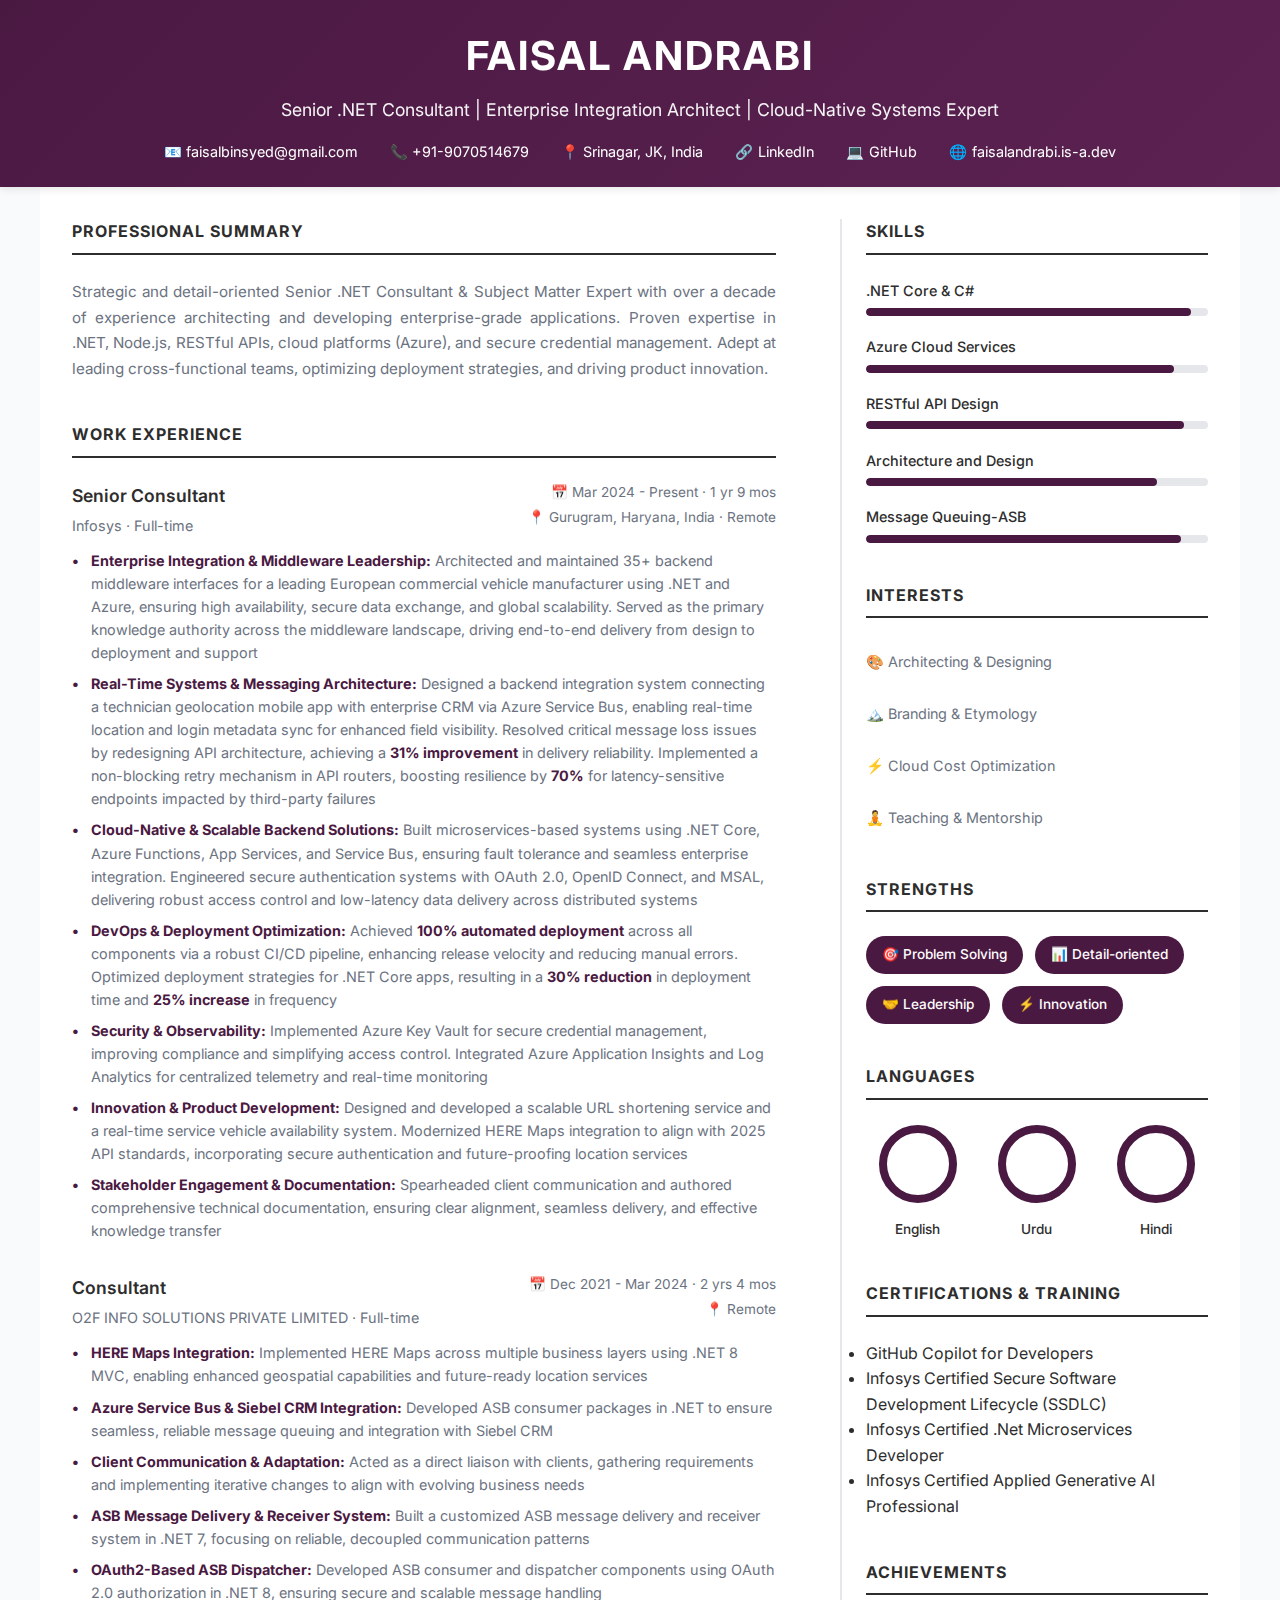
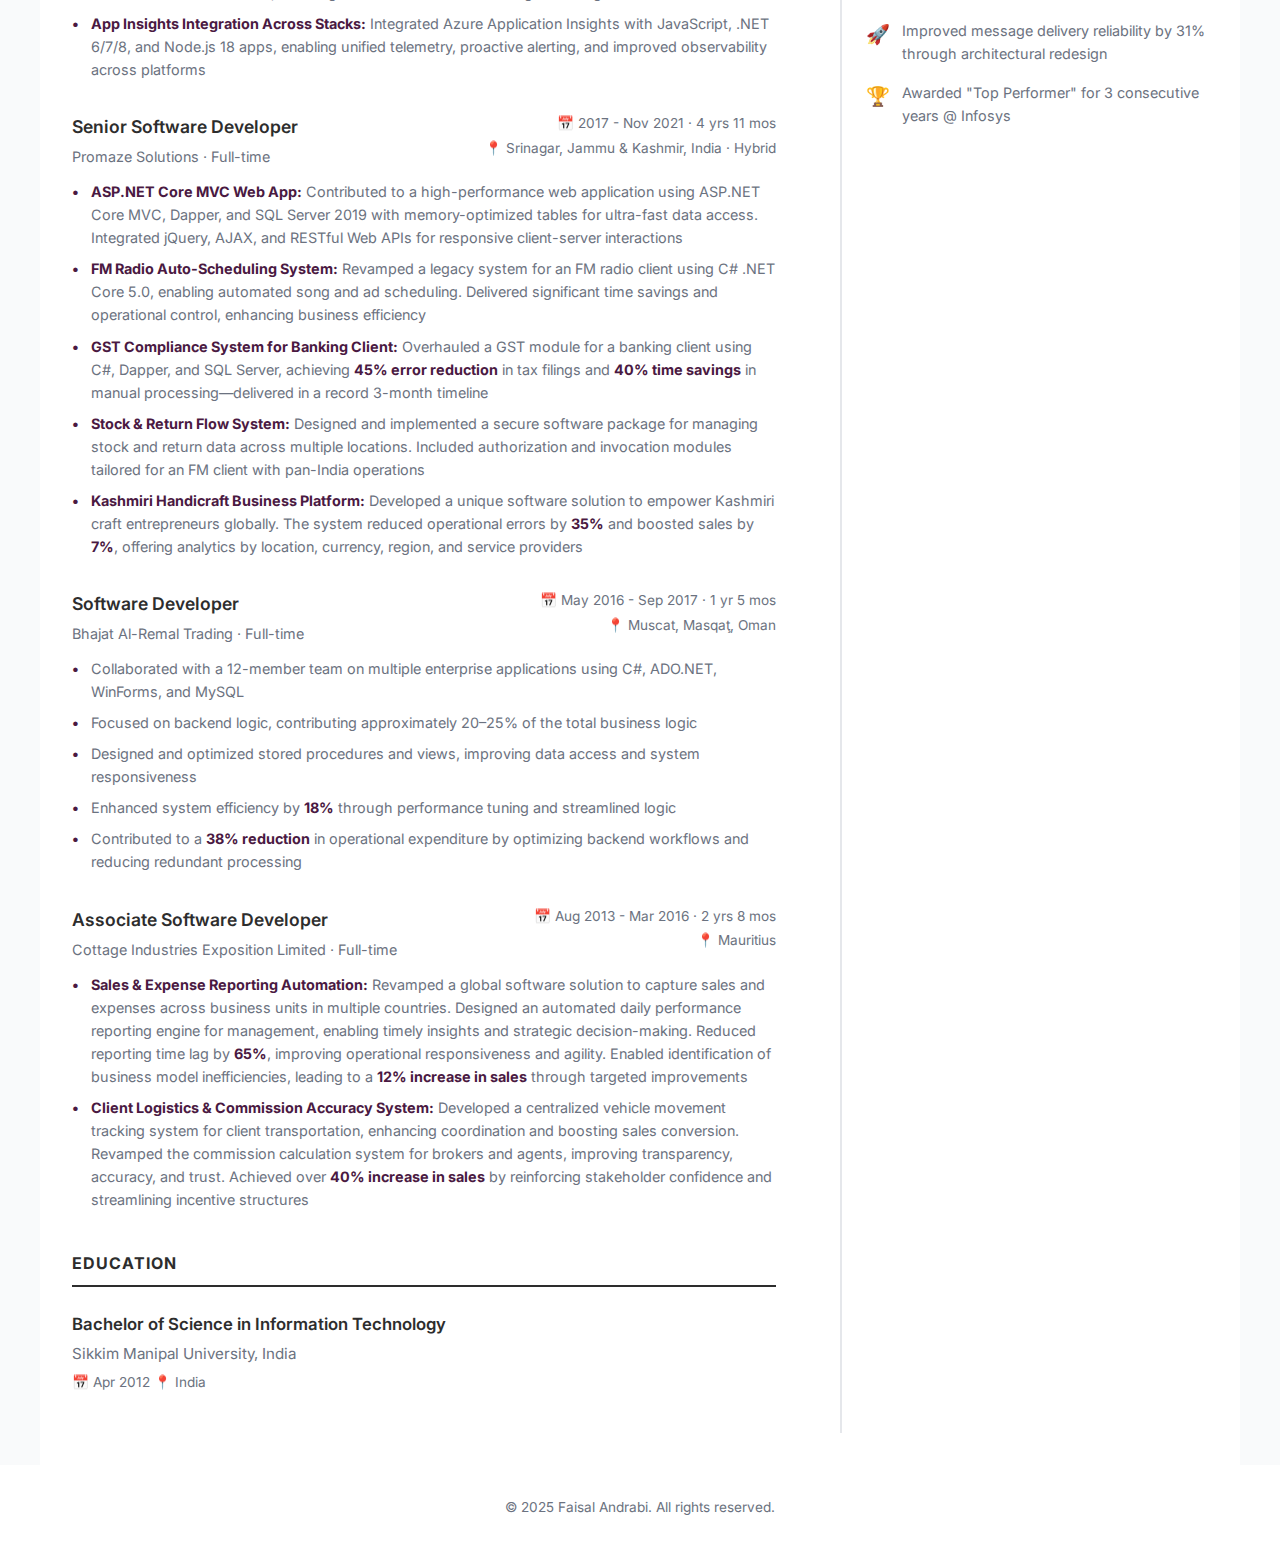
<file: index.html>
<!DOCTYPE html>
<html lang="en">

<head>
    <meta charset="UTF-8">
    <meta name="viewport" content="width=device-width, initial-scale=1.0">
    <meta name="description"
        content="Faisal Andrabi -  Senior .NET Consultant | Enterprise Integration Architect | Cloud-Native Systems Expert">
    <title>Faisal Andrabi - Senior .NET Consultant | Enterprise Integration Architect | Cloud-Native Systems Expert
    </title>
    <link rel="stylesheet" href="style.css">
    <link rel="preconnect" href="https://fonts.googleapis.com">
    <link rel="preconnect" href="https://fonts.gstatic.com" crossorigin>
    <link href="https://fonts.googleapis.com/css2?family=Inter:wght@300;400;500;600;700;800&display=swap"
        rel="stylesheet">
</head>

<body>
    <!-- Header Section -->
    <header class="header">
        <!-- <div class="profile-photo">
            <div class="photo-circle">FA</div>
        </div> -->
        <h1 class="name">FAISAL ANDRABI</h1>
        <p class="job-title"> Senior .NET Consultant | Enterprise Integration Architect | Cloud-Native Systems Expert
        </p>
        <div class="contact-bar">
            <span class="contact-item">📧 faisalbinsyed@gmail.com</span>
            <span class="contact-item">📞 +91-9070514679</span>
            <span class="contact-item">📍 Srinagar, JK, India</span>
            <span class="contact-item">🔗 <a href="https://www.linkedin.com/in/faisalbinsyed/"
                    target="_blank">LinkedIn</a></span>
            <span class="contact-item">💻 <a href="https://github.com/faisalandrabi" target="_blank">GitHub</a></span>
            <span class="contact-item">🌐 <a href="https://faisalandrabi.is-a.dev/"
                    target="_blank">faisalandrabi.is-a.dev</a></span>
        </div>
    </header>

    <div class="container">
        <!-- Left Column -->
        <div class="left-column">
            <!-- Professional Summary -->
            <section class="section">
                <h2 class="section-title">PROFESSIONAL SUMMARY</h2>
                <p class="summary-text">
                    Strategic and detail-oriented Senior .NET Consultant & Subject Matter Expert with over a decade of
                    experience architecting and developing enterprise-grade applications. Proven expertise in .NET,
                    Node.js, RESTful APIs, cloud platforms (Azure), and secure credential management. Adept at leading
                    cross-functional teams, optimizing deployment strategies, and driving product innovation.
                </p>
            </section>

            <!-- Work Experience -->
            <section class="section">
                <h2 class="section-title">WORK EXPERIENCE</h2>

                <!-- Infosys -->
                <div class="job">
                    <div class="job-header">
                        <div>
                            <h3 class="job-role">Senior Consultant</h3>
                            <p class="company-name">Infosys · Full-time</p>
                        </div>
                        <div class="job-info">
                            <p class="job-date">📅 Mar 2024 - Present · 1 yr 9 mos</p>
                            <p class="job-location">📍 Gurugram, Haryana, India · Remote</p>
                        </div>
                    </div>
                    <ul class="job-responsibilities">
                        <li><strong>Enterprise Integration & Middleware Leadership:</strong> Architected and maintained
                            35+ backend middleware interfaces for a leading European commercial vehicle manufacturer
                            using .NET and Azure, ensuring high availability, secure data exchange, and global
                            scalability. Served as the primary knowledge authority across the middleware landscape,
                            driving end-to-end delivery from design to deployment and support</li>
                        <li><strong>Real-Time Systems & Messaging Architecture:</strong> Designed a backend integration
                            system connecting a technician geolocation mobile app with enterprise CRM via Azure Service
                            Bus, enabling real-time location and login metadata sync for enhanced field visibility.
                            Resolved critical message loss issues by redesigning API architecture, achieving a
                            <strong>31% improvement</strong> in delivery reliability. Implemented a non-blocking retry
                            mechanism in API routers, boosting resilience by <strong>70%</strong> for latency-sensitive
                            endpoints impacted by third-party failures
                        </li>
                        <li><strong>Cloud-Native & Scalable Backend Solutions:</strong> Built microservices-based
                            systems using .NET Core, Azure Functions, App Services, and Service Bus, ensuring fault
                            tolerance and seamless enterprise integration. Engineered secure authentication systems with
                            OAuth 2.0, OpenID Connect, and MSAL, delivering robust access control and low-latency data
                            delivery across distributed systems</li>
                        <li><strong>DevOps & Deployment Optimization:</strong> Achieved <strong>100% automated
                                deployment</strong> across all components via a robust CI/CD pipeline, enhancing release
                            velocity and reducing manual errors. Optimized deployment strategies for .NET Core apps,
                            resulting in a <strong>30% reduction</strong> in deployment time and <strong>25%
                                increase</strong> in frequency</li>
                        <li><strong>Security & Observability:</strong> Implemented Azure Key Vault for secure credential
                            management, improving compliance and simplifying access control. Integrated Azure
                            Application Insights and Log Analytics for centralized telemetry and real-time monitoring
                        </li>
                        <li><strong>Innovation & Product Development:</strong> Designed and developed a scalable URL
                            shortening service and a real-time service vehicle availability system. Modernized HERE Maps
                            integration to align with 2025 API standards, incorporating secure authentication and
                            future-proofing location services</li>
                        <li><strong>Stakeholder Engagement & Documentation:</strong> Spearheaded client communication
                            and authored comprehensive technical documentation, ensuring clear alignment, seamless
                            delivery, and effective knowledge transfer</li>
                    </ul>
                </div>

                <!-- O2F INFO SOLUTIONS -->
                <div class="job">
                    <div class="job-header">
                        <div>
                            <h3 class="job-role">Consultant</h3>
                            <p class="company-name">O2F INFO SOLUTIONS PRIVATE LIMITED · Full-time</p>
                        </div>
                        <div class="job-info">
                            <p class="job-date">📅 Dec 2021 - Mar 2024 · 2 yrs 4 mos</p>
                            <p class="job-location">📍 Remote</p>
                        </div>
                    </div>
                    <ul class="job-responsibilities">
                        <li><strong>HERE Maps Integration:</strong> Implemented HERE Maps across multiple business
                            layers using .NET 8 MVC, enabling enhanced geospatial capabilities and future-ready location
                            services</li>
                        <li><strong>Azure Service Bus & Siebel CRM Integration:</strong> Developed ASB consumer packages
                            in .NET to ensure seamless, reliable message queuing and integration with Siebel CRM</li>
                        <li><strong>Client Communication & Adaptation:</strong> Acted as a direct liaison with clients,
                            gathering requirements and implementing iterative changes to align with evolving business
                            needs</li>
                        <li><strong>ASB Message Delivery & Receiver System:</strong> Built a customized ASB message
                            delivery and receiver system in .NET 7, focusing on reliable, decoupled communication
                            patterns</li>
                        <li><strong>OAuth2-Based ASB Dispatcher:</strong> Developed ASB consumer and dispatcher
                            components using OAuth 2.0 authorization in .NET 8, ensuring secure and scalable message
                            handling</li>
                        <li><strong>App Insights Integration Across Stacks:</strong> Integrated Azure Application
                            Insights with JavaScript, .NET 6/7/8, and Node.js 18 apps, enabling unified telemetry,
                            proactive alerting, and improved observability across platforms</li>
                    </ul>
                </div>

                <!-- Promaze Solutions -->
                <div class="job">
                    <div class="job-header">
                        <div>
                            <h3 class="job-role">Senior Software Developer</h3>
                            <p class="company-name">Promaze Solutions · Full-time</p>
                        </div>
                        <div class="job-info">
                            <p class="job-date">📅 2017 - Nov 2021 · 4 yrs 11 mos</p>
                            <p class="job-location">📍 Srinagar, Jammu & Kashmir, India · Hybrid</p>
                        </div>
                    </div>
                    <ul class="job-responsibilities">
                        <li><strong>ASP.NET Core MVC Web App:</strong> Contributed to a high-performance web application
                            using ASP.NET Core MVC, Dapper, and SQL Server 2019 with memory-optimized tables for
                            ultra-fast data access. Integrated jQuery, AJAX, and RESTful Web APIs for responsive
                            client-server interactions</li>
                        <li><strong>FM Radio Auto-Scheduling System:</strong> Revamped a legacy system for an FM radio
                            client using C# .NET Core 5.0, enabling automated song and ad scheduling. Delivered
                            significant time savings and operational control, enhancing business efficiency</li>
                        <li><strong>GST Compliance System for Banking Client:</strong> Overhauled a GST module for a
                            banking client using C#, Dapper, and SQL Server, achieving <strong>45% error
                                reduction</strong> in tax filings and <strong>40% time savings</strong> in manual
                            processing—delivered in a record 3-month timeline</li>
                        <li><strong>Stock & Return Flow System:</strong> Designed and implemented a secure software
                            package for managing stock and return data across multiple locations. Included authorization
                            and invocation modules tailored for an FM client with pan-India operations</li>
                        <li><strong>Kashmiri Handicraft Business Platform:</strong> Developed a unique software solution
                            to empower Kashmiri craft entrepreneurs globally. The system reduced operational errors by
                            <strong>35%</strong> and boosted sales by <strong>7%</strong>, offering analytics by
                            location, currency, region, and service providers
                        </li>
                    </ul>
                </div>

                <!-- Bhajat Al-Remal Trading -->
                <div class="job">
                    <div class="job-header">
                        <div>
                            <h3 class="job-role">Software Developer</h3>
                            <p class="company-name">Bhajat Al-Remal Trading · Full-time</p>
                        </div>
                        <div class="job-info">
                            <p class="job-date">📅 May 2016 - Sep 2017 · 1 yr 5 mos</p>
                            <p class="job-location">📍 Muscat, Masqaţ, Oman</p>
                        </div>
                    </div>
                    <ul class="job-responsibilities">
                        <li>Collaborated with a 12-member team on multiple enterprise applications using C#, ADO.NET,
                            WinForms, and MySQL</li>
                        <li>Focused on backend logic, contributing approximately 20–25% of the total business logic</li>
                        <li>Designed and optimized stored procedures and views, improving data access and system
                            responsiveness</li>
                        <li>Enhanced system efficiency by <strong>18%</strong> through performance tuning and
                            streamlined logic</li>
                        <li>Contributed to a <strong>38% reduction</strong> in operational expenditure by optimizing
                            backend workflows and reducing redundant processing</li>
                    </ul>
                </div>

                <!-- Cottage Industries Exposition Limited -->
                <div class="job">
                    <div class="job-header">
                        <div>
                            <h3 class="job-role">Associate Software Developer</h3>
                            <p class="company-name">Cottage Industries Exposition Limited · Full-time</p>
                        </div>
                        <div class="job-info">
                            <p class="job-date">📅 Aug 2013 - Mar 2016 · 2 yrs 8 mos</p>
                            <p class="job-location">📍 Mauritius</p>
                        </div>
                    </div>
                    <ul class="job-responsibilities">
                        <li><strong>Sales & Expense Reporting Automation:</strong> Revamped a global software solution
                            to capture sales and expenses across business units in multiple countries. Designed an
                            automated daily performance reporting engine for management, enabling timely insights and
                            strategic decision-making. Reduced reporting time lag by <strong>65%</strong>, improving
                            operational responsiveness and agility. Enabled identification of business model
                            inefficiencies, leading to a <strong>12% increase in sales</strong> through targeted
                            improvements</li>
                        <li><strong>Client Logistics & Commission Accuracy System:</strong> Developed a centralized
                            vehicle movement tracking system for client transportation, enhancing coordination and
                            boosting sales conversion. Revamped the commission calculation system for brokers and
                            agents, improving transparency, accuracy, and trust. Achieved over <strong>40% increase in
                                sales</strong> by reinforcing stakeholder confidence and streamlining incentive
                            structures</li>
                    </ul>
                </div>
            </section>

            <!-- Education -->
            <section class="section">
                <h2 class="section-title">EDUCATION</h2>
                <div class="education">
                    <h3 class="degree">Bachelor of Science in Information Technology</h3>
                    <p class="school">Sikkim Manipal University, India</p>
                    <p class="education-info">📅 Apr 2012 📍 India</p>
                </div>
            </section>
        </div>

        <!-- Right Column -->
        <div class="right-column">
            <!-- Skills -->
            <section class="section">
                <h2 class="section-title">SKILLS</h2>
                <div class="skill">
                    <p class="skill-name">.NET Core & C#</p>
                    <div class="skill-bar">
                        <div class="skill-progress" style="width: 95%"></div>
                    </div>
                </div>
                <div class="skill">
                    <p class="skill-name">Azure Cloud Services</p>
                    <div class="skill-bar">
                        <div class="skill-progress" style="width: 90%"></div>
                    </div>
                </div>
                <div class="skill">
                    <p class="skill-name">RESTful API Design</p>
                    <div class="skill-bar">
                        <div class="skill-progress" style="width: 93%"></div>
                    </div>
                </div>
                <div class="skill">
                    <p class="skill-name">Architecture and Design</p>
                    <div class="skill-bar">
                        <div class="skill-progress" style="width: 85%"></div>
                    </div>
                </div>
                <div class="skill">
                    <p class="skill-name">Message Queuing-ASB</p>
                    <div class="skill-bar">
                        <div class="skill-progress" style="width: 92%"></div>
                    </div>
                </div>
            </section>

            <!-- Interests -->
            <section class="section">
                <h2 class="section-title">INTERESTS</h2>
                <div class="interests">
                    <div class="interest-item">🎨 Architecting & Designing</div>
                    <div class="interest-item">🏔️ Branding & Etymology</div>
                    <div class="interest-item">⚡ Cloud Cost Optimization</div>
                    <div class="interest-item">🧘 Teaching & Mentorship</div>
                </div>
            </section>

            <!-- Strengths -->
            <section class="section">
                <h2 class="section-title">STRENGTHS</h2>
                <div class="strengths">
                    <span class="strength-badge">🎯 Problem Solving</span>
                    <span class="strength-badge">📊 Detail-oriented</span>
                    <span class="strength-badge">🤝 Leadership</span>
                    <span class="strength-badge">⚡ Innovation</span>
                </div>
            </section>

            <!-- Languages -->
            <section class="section">
                <h2 class="section-title">LANGUAGES</h2>
                <div class="languages">
                    <div class="language">
                        <div class="circle-progress" data-percent="100">
                            <svg width="80" height="80">
                                <circle cx="40" cy="40" r="35" fill="none" stroke="#e5e7eb" stroke-width="8"></circle>
                                <circle cx="40" cy="40" r="35" fill="none" stroke="#4a1942" stroke-width="8"
                                    stroke-dasharray="220" stroke-dashoffset="0" transform="rotate(-90 40 40)"></circle>
                            </svg>
                        </div>
                        <p class="language-name">English</p>
                    </div>
                    <div class="language">
                        <div class="circle-progress" data-percent="100">
                            <svg width="80" height="80">
                                <circle cx="40" cy="40" r="35" fill="none" stroke="#e5e7eb" stroke-width="8"></circle>
                                <circle cx="40" cy="40" r="35" fill="none" stroke="#4a1942" stroke-width="8"
                                    stroke-dasharray="220" stroke-dashoffset="0" transform="rotate(-90 40 40)"></circle>
                            </svg>
                        </div>
                        <p class="language-name">Urdu</p>
                    </div>
                    <div class="language">
                        <div class="circle-progress" data-percent="100">
                            <svg width="80" height="80">
                                <circle cx="40" cy="40" r="35" fill="none" stroke="#e5e7eb" stroke-width="8"></circle>
                                <circle cx="40" cy="40" r="35" fill="none" stroke="#4a1942" stroke-width="8"
                                    stroke-dasharray="220" stroke-dashoffset="0" transform="rotate(-90 40 40)"></circle>
                            </svg>
                        </div>
                        <p class="language-name">Hindi</p>
                    </div>
                </div>
            </section>

            <!-- Certifications & Training -->
            <section class="section">
                <h2 class="section-title">CERTIFICATIONS & TRAINING</h2>
                <ul class="certifications-list">
                    <li>GitHub Copilot for Developers</li>
                    <li>Infosys Certified Secure Software Development Lifecycle (SSDLC)</li>
                    <li>Infosys Certified .Net Microservices Developer</li>
                    <li>Infosys Certified Applied Generative AI Professional</li>
                </ul>
            </section>

            <!-- Achievements -->
            <section class="section">
                <h2 class="section-title">ACHIEVEMENTS</h2>
                <div class="achievements">
                    <div class="achievement">
                        <span class="achievement-icon">🚀</span>
                        <p>Improved message delivery reliability by 31% through architectural redesign</p>
                    </div>
                    <div class="achievement">
                        <span class="achievement-icon">🏆</span>
                        <p>Awarded "Top Performer" for 3 consecutive years @ Infosys</p>
                    </div>
                </div>
            </section>
        </div>
    </div>

    <footer class="footer">
        <p>© 2025 Faisal Andrabi. All rights reserved.</p>
    </footer>
</body>

</html>
</file>
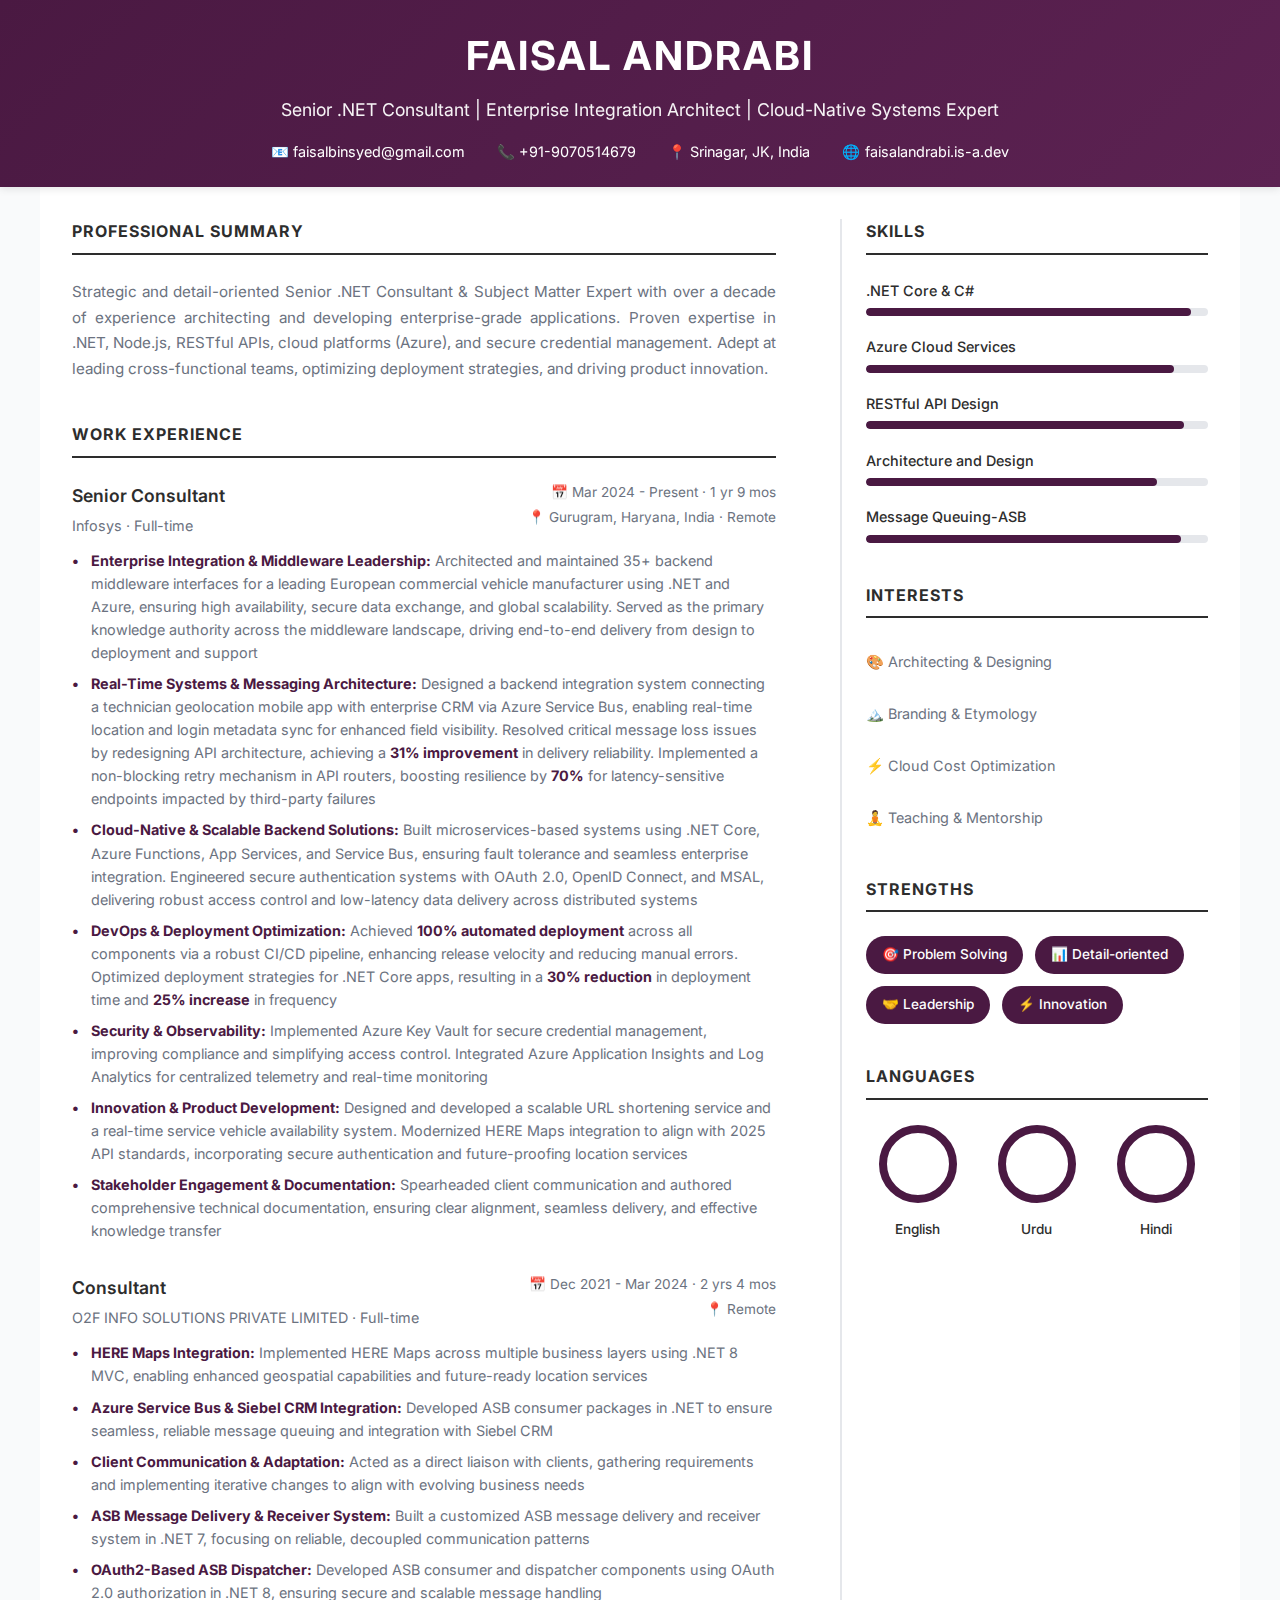
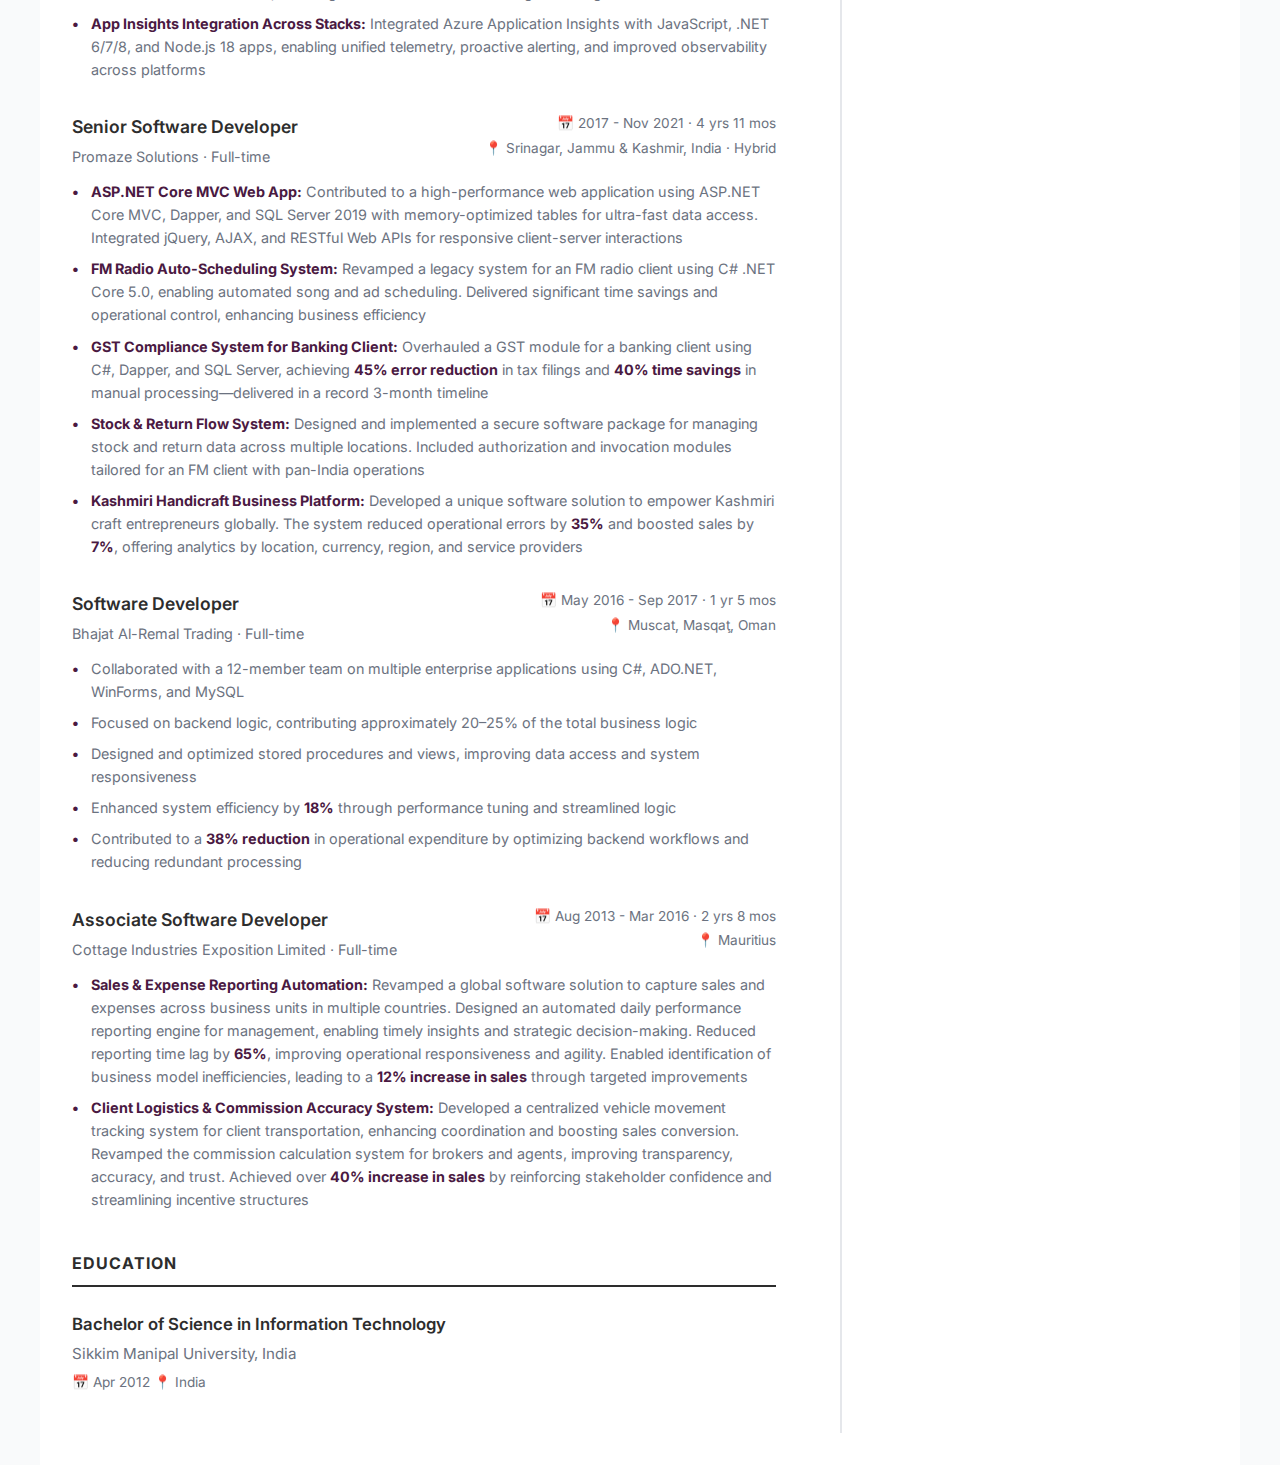
<file: index_temp.html>
<!DOCTYPE html>
<html lang="en">

<head>
    <meta charset="UTF-8">
    <meta name="viewport" content="width=device-width, initial-scale=1.0">
    <meta name="description"
        content="Faisal Andrabi -  Senior .NET Consultant | Enterprise Integration Architect | Cloud-Native Systems Expert">
    <title>Faisal Andrabi - Senior .NET Consultant | Enterprise Integration Architect | Cloud-Native Systems Expert
    </title>
    <link rel="stylesheet" href="style.css">
    <link rel="preconnect" href="https://fonts.googleapis.com">
    <link rel="preconnect" href="https://fonts.gstatic.com" crossorigin>
    <link href="https://fonts.googleapis.com/css2?family=Inter:wght@300;400;500;600;700;800&display=swap"
        rel="stylesheet">
</head>

<body>
    <!-- Header Section -->
    <header class="header">
        <!-- <div class="profile-photo">
            <div class="photo-circle">FA</div>
        </div> -->
        <h1 class="name">FAISAL ANDRABI</h1>
        <p class="job-title"> Senior .NET Consultant | Enterprise Integration Architect | Cloud-Native Systems Expert
        </p>
        <div class="contact-bar">
            <span class="contact-item">📧 faisalbinsyed@gmail.com</span>
            <span class="contact-item">📞 +91-9070514679</span>
            <span class="contact-item">📍 Srinagar, JK, India</span>
            <span class="contact-item">🌐 <a href="https://faisalandrabi.is-a.dev/"
                    target="_blank">faisalandrabi.is-a.dev</a></span>
        </div>
    </header>

    <div class="container">
        <!-- Left Column -->
        <div class="left-column">
            <!-- Professional Summary -->
            <section class="section">
                <h2 class="section-title">PROFESSIONAL SUMMARY</h2>
                <p class="summary-text">
                    Strategic and detail-oriented Senior .NET Consultant & Subject Matter Expert with over a decade of
                    experience architecting and developing enterprise-grade applications. Proven expertise in .NET,
                    Node.js, RESTful APIs, cloud platforms (Azure), and secure credential management. Adept at leading
                    cross-functional teams, optimizing deployment strategies, and driving product innovation.
                </p>
            </section>

            <!-- Work Experience -->
            <section class="section">
                <h2 class="section-title">WORK EXPERIENCE</h2>

                <!-- Infosys -->
                <div class="job">
                    <div class="job-header">
                        <div>
                            <h3 class="job-role">Senior Consultant</h3>
                            <p class="company-name">Infosys · Full-time</p>
                        </div>
                        <div class="job-info">
                            <p class="job-date">📅 Mar 2024 - Present · 1 yr 9 mos</p>
                            <p class="job-location">📍 Gurugram, Haryana, India · Remote</p>
                        </div>
                    </div>
                    <ul class="job-responsibilities">
                        <li><strong>Enterprise Integration & Middleware Leadership:</strong> Architected and maintained
                            35+ backend middleware interfaces for a leading European commercial vehicle manufacturer
                            using .NET and Azure, ensuring high availability, secure data exchange, and global
                            scalability. Served as the primary knowledge authority across the middleware landscape,
                            driving end-to-end delivery from design to deployment and support</li>
                        <li><strong>Real-Time Systems & Messaging Architecture:</strong> Designed a backend integration
                            system connecting a technician geolocation mobile app with enterprise CRM via Azure Service
                            Bus, enabling real-time location and login metadata sync for enhanced field visibility.
                            Resolved critical message loss issues by redesigning API architecture, achieving a
                            <strong>31% improvement</strong> in delivery reliability. Implemented a non-blocking retry
                            mechanism in API routers, boosting resilience by <strong>70%</strong> for latency-sensitive
                            endpoints impacted by third-party failures
                        </li>
                        <li><strong>Cloud-Native & Scalable Backend Solutions:</strong> Built microservices-based
                            systems using .NET Core, Azure Functions, App Services, and Service Bus, ensuring fault
                            tolerance and seamless enterprise integration. Engineered secure authentication systems with
                            OAuth 2.0, OpenID Connect, and MSAL, delivering robust access control and low-latency data
                            delivery across distributed systems</li>
                        <li><strong>DevOps & Deployment Optimization:</strong> Achieved <strong>100% automated
                                deployment</strong> across all components via a robust CI/CD pipeline, enhancing release
                            velocity and reducing manual errors. Optimized deployment strategies for .NET Core apps,
                            resulting in a <strong>30% reduction</strong> in deployment time and <strong>25%
                                increase</strong> in frequency</li>
                        <li><strong>Security & Observability:</strong> Implemented Azure Key Vault for secure credential
                            management, improving compliance and simplifying access control. Integrated Azure
                            Application Insights and Log Analytics for centralized telemetry and real-time monitoring
                        </li>
                        <li><strong>Innovation & Product Development:</strong> Designed and developed a scalable URL
                            shortening service and a real-time service vehicle availability system. Modernized HERE Maps
                            integration to align with 2025 API standards, incorporating secure authentication and
                            future-proofing location services</li>
                        <li><strong>Stakeholder Engagement & Documentation:</strong> Spearheaded client communication
                            and authored comprehensive technical documentation, ensuring clear alignment, seamless
                            delivery, and effective knowledge transfer</li>
                    </ul>
                </div>

                <!-- O2F INFO SOLUTIONS -->
                <div class="job">
                    <div class="job-header">
                        <div>
                            <h3 class="job-role">Consultant</h3>
                            <p class="company-name">O2F INFO SOLUTIONS PRIVATE LIMITED · Full-time</p>
                        </div>
                        <div class="job-info">
                            <p class="job-date">📅 Dec 2021 - Mar 2024 · 2 yrs 4 mos</p>
                            <p class="job-location">📍 Remote</p>
                        </div>
                    </div>
                    <ul class="job-responsibilities">
                        <li><strong>HERE Maps Integration:</strong> Implemented HERE Maps across multiple business
                            layers using .NET 8 MVC, enabling enhanced geospatial capabilities and future-ready location
                            services</li>
                        <li><strong>Azure Service Bus & Siebel CRM Integration:</strong> Developed ASB consumer packages
                            in .NET to ensure seamless, reliable message queuing and integration with Siebel CRM</li>
                        <li><strong>Client Communication & Adaptation:</strong> Acted as a direct liaison with clients,
                            gathering requirements and implementing iterative changes to align with evolving business
                            needs</li>
                        <li><strong>ASB Message Delivery & Receiver System:</strong> Built a customized ASB message
                            delivery and receiver system in .NET 7, focusing on reliable, decoupled communication
                            patterns</li>
                        <li><strong>OAuth2-Based ASB Dispatcher:</strong> Developed ASB consumer and dispatcher
                            components using OAuth 2.0 authorization in .NET 8, ensuring secure and scalable message
                            handling</li>
                        <li><strong>App Insights Integration Across Stacks:</strong> Integrated Azure Application
                            Insights with JavaScript, .NET 6/7/8, and Node.js 18 apps, enabling unified telemetry,
                            proactive alerting, and improved observability across platforms</li>
                    </ul>
                </div>

                <!-- Promaze Solutions -->
                <div class="job">
                    <div class="job-header">
                        <div>
                            <h3 class="job-role">Senior Software Developer</h3>
                            <p class="company-name">Promaze Solutions · Full-time</p>
                        </div>
                        <div class="job-info">
                            <p class="job-date">📅 2017 - Nov 2021 · 4 yrs 11 mos</p>
                            <p class="job-location">📍 Srinagar, Jammu & Kashmir, India · Hybrid</p>
                        </div>
                    </div>
                    <ul class="job-responsibilities">
                        <li><strong>ASP.NET Core MVC Web App:</strong> Contributed to a high-performance web application
                            using ASP.NET Core MVC, Dapper, and SQL Server 2019 with memory-optimized tables for
                            ultra-fast data access. Integrated jQuery, AJAX, and RESTful Web APIs for responsive
                            client-server interactions</li>
                        <li><strong>FM Radio Auto-Scheduling System:</strong> Revamped a legacy system for an FM radio
                            client using C# .NET Core 5.0, enabling automated song and ad scheduling. Delivered
                            significant time savings and operational control, enhancing business efficiency</li>
                        <li><strong>GST Compliance System for Banking Client:</strong> Overhauled a GST module for a
                            banking client using C#, Dapper, and SQL Server, achieving <strong>45% error
                                reduction</strong> in tax filings and <strong>40% time savings</strong> in manual
                            processing—delivered in a record 3-month timeline</li>
                        <li><strong>Stock & Return Flow System:</strong> Designed and implemented a secure software
                            package for managing stock and return data across multiple locations. Included authorization
                            and invocation modules tailored for an FM client with pan-India operations</li>
                        <li><strong>Kashmiri Handicraft Business Platform:</strong> Developed a unique software solution
                            to empower Kashmiri craft entrepreneurs globally. The system reduced operational errors by
                            <strong>35%</strong> and boosted sales by <strong>7%</strong>, offering analytics by
                            location, currency, region, and service providers
                        </li>
                    </ul>
                </div>

                <!-- Bhajat Al-Remal Trading -->
                <div class="job">
                    <div class="job-header">
                        <div>
                            <h3 class="job-role">Software Developer</h3>
                            <p class="company-name">Bhajat Al-Remal Trading · Full-time</p>
                        </div>
                        <div class="job-info">
                            <p class="job-date">📅 May 2016 - Sep 2017 · 1 yr 5 mos</p>
                            <p class="job-location">📍 Muscat, Masqaţ, Oman</p>
                        </div>
                    </div>
                    <ul class="job-responsibilities">
                        <li>Collaborated with a 12-member team on multiple enterprise applications using C#, ADO.NET,
                            WinForms, and MySQL</li>
                        <li>Focused on backend logic, contributing approximately 20–25% of the total business logic</li>
                        <li>Designed and optimized stored procedures and views, improving data access and system
                            responsiveness</li>
                        <li>Enhanced system efficiency by <strong>18%</strong> through performance tuning and
                            streamlined logic</li>
                        <li>Contributed to a <strong>38% reduction</strong> in operational expenditure by optimizing
                            backend workflows and reducing redundant processing</li>
                    </ul>
                </div>

                <!-- Cottage Industries Exposition Limited -->
                <div class="job">
                    <div class="job-header">
                        <div>
                            <h3 class="job-role">Associate Software Developer</h3>
                            <p class="company-name">Cottage Industries Exposition Limited · Full-time</p>
                        </div>
                        <div class="job-info">
                            <p class="job-date">📅 Aug 2013 - Mar 2016 · 2 yrs 8 mos</p>
                            <p class="job-location">📍 Mauritius</p>
                        </div>
                    </div>
                    <ul class="job-responsibilities">
                        <li><strong>Sales & Expense Reporting Automation:</strong> Revamped a global software solution
                            to capture sales and expenses across business units in multiple countries. Designed an
                            automated daily performance reporting engine for management, enabling timely insights and
                            strategic decision-making. Reduced reporting time lag by <strong>65%</strong>, improving
                            operational responsiveness and agility. Enabled identification of business model
                            inefficiencies, leading to a <strong>12% increase in sales</strong> through targeted
                            improvements</li>
                        <li><strong>Client Logistics & Commission Accuracy System:</strong> Developed a centralized
                            vehicle movement tracking system for client transportation, enhancing coordination and
                            boosting sales conversion. Revamped the commission calculation system for brokers and
                            agents, improving transparency, accuracy, and trust. Achieved over <strong>40% increase in
                                sales</strong> by reinforcing stakeholder confidence and streamlining incentive
                            structures</li>
                    </ul>
                </div>
            </section>

            <!-- Education -->
            <section class="section">
                <h2 class="section-title">EDUCATION</h2>
                <div class="education">
                    <h3 class="degree">Bachelor of Science in Information Technology</h3>
                    <p class="school">Sikkim Manipal University, India</p>
                    <p class="education-info">📅 Apr 2012 📍 India</p>
                </div>
            </section>
        </div>

        <!-- Right Column -->
        <div class="right-column">
            <!-- Skills -->
            <section class="section">
                <h2 class="section-title">SKILLS</h2>
                <div class="skill">
                    <p class="skill-name">.NET Core & C#</p>
                    <div class="skill-bar">
                        <div class="skill-progress" style="width: 95%"></div>
                    </div>
                </div>
                <div class="skill">
                    <p class="skill-name">Azure Cloud Services</p>
                    <div class="skill-bar">
                        <div class="skill-progress" style="width: 90%"></div>
                    </div>
                </div>
                <div class="skill">
                    <p class="skill-name">RESTful API Design</p>
                    <div class="skill-bar">
                        <div class="skill-progress" style="width: 93%"></div>
                    </div>
                </div>
                <div class="skill">
                    <p class="skill-name">Architecture and Design</p>
                    <div class="skill-bar">
                        <div class="skill-progress" style="width: 85%"></div>
                    </div>
                </div>
                <div class="skill">
                    <p class="skill-name">Message Queuing-ASB</p>
                    <div class="skill-bar">
                        <div class="skill-progress" style="width: 92%"></div>
                    </div>
                </div>
            </section>

            <!-- Interests -->
            <section class="section">
                <h2 class="section-title">INTERESTS</h2>
                <div class="interests">
                    <div class="interest-item">🎨 Architecting & Designing</div>
                    <div class="interest-item">🏔️ Branding & Etymology</div>
                    <div class="interest-item">⚡ Cloud Cost Optimization</div>
                    <div class="interest-item">🧘 Teaching & Mentorship</div>
                </div>
            </section>

            <!-- Strengths -->
            <section class="section">
                <h2 class="section-title">STRENGTHS</h2>
                <div class="strengths">
                    <span class="strength-badge">🎯 Problem Solving</span>
                    <span class="strength-badge">📊 Detail-oriented</span>
                    <span class="strength-badge">🤝 Leadership</span>
                    <span class="strength-badge">⚡ Innovation</span>
                </div>
            </section>

            <!-- Languages -->
            <section class="section">
                <h2 class="section-title">LANGUAGES</h2>
                <div class="languages">
                    <div class="language">
                        <div class="circle-progress" data-percent="100">
                            <svg width="80" height="80">
                                <circle cx="40" cy="40" r="35" fill="none" stroke="#e5e7eb" stroke-width="8"></circle>
                                <circle cx="40" cy="40" r="35" fill="none" stroke="#4a1942" stroke-width="8"
                                    stroke-dasharray="220" stroke-dashoffset="0" transform="rotate(-90 40 40)"></circle>
                            </svg>
                        </div>
                        <p class="language-name">English</p>
                    </div>
                    <div class="language">
                        <div class="circle-progress" data-percent="100">
                            <svg width="80" height="80">
                                <circle cx="40" cy="40" r="35" fill="none" stroke="#e5e7eb" stroke-width="8"></circle>
                                <circle cx="40" cy="40" r="35" fill="none" stroke="#4a1942" stroke-width="8"
                                    stroke-dasharray="220" stroke-dashoffset="0" transform="rotate(-90 40 40)"></circle>
                            </svg>
                        </div>
                        <p class="language-name">Urdu</p>
                    </div>
                    <div class="language">
                        <div class="circle-progress" data-percent="100">
                            <svg width="80" height="80">
                                <circle cx="40" cy="40" r="35" fill="none" stroke="#e5e7eb" stroke-width="8"></circle>
                                <circle cx="40" cy="40" r="35" fill="none" stroke="#4a1942" stroke-width="8"
                                    stroke-dasharray="220" stroke-dashoffset="0" transform="rotate(-90 40 40)"></circle>
                            </svg>
                        </div>
                        <p class="language-name">Hindi</p>
                    </div>
                </div>
            </section>
</file>
<file: style.css>
:root {
    --purple-dark: #4a1942;
    --purple-medium: #7b3d6f;
    --purple-light: #9b5a8f;
    --text-dark: #2d2d2d;
    --text-light: #6b7280;
    --bg-white: #ffffff;
    --border-light: #e5e7eb;
}

* {
    margin: 0;
    padding: 0;
    box-sizing: border-box;
}

body {
    font-family: 'Inter', -apple-system, BlinkMacSystemFont, 'Segoe UI', Roboto, sans-serif;
    color: var(--text-dark);
    line-height: 1.6;
    background: #f9fafb;
}

/* Header - Sticky */
.header {
    background: linear-gradient(135deg, var(--purple-dark) 0%, #5c2252 100%);
    color: white;
    text-align: center;
    padding: 1.5rem 2rem;
    position: sticky;
    top: 0;
    z-index: 100;
    box-shadow: 0 2px 8px rgba(0, 0, 0, 0.1);
}

.profile-photo {
    margin-bottom: 1.5rem;
}

.photo-circle {
    width: 120px;
    height: 120px;
    border-radius: 50%;
    background: linear-gradient(135deg, #6dd5ed 0%, #2193b0 100%);
    margin: 0 auto;
    display: flex;
    align-items: center;
    justify-content: center;
    font-size: 2.5rem;
    font-weight: 700;
    color: white;
    border: 5px solid white;
    box-shadow: 0 4px 10px rgba(0, 0, 0, 0.2);
}

.name {
    font-size: 2.5rem;
    font-weight: 700;
    letter-spacing: 2px;
    margin-bottom: 0.5rem;
}

.job-title {
    font-size: 1.1rem;
    font-weight: 400;
    margin-bottom: 1rem;
    opacity: 0.95;
}

.contact-bar {
    display: flex;
    justify-content: center;
    gap: 2rem;
    flex-wrap: wrap;
    font-size: 0.9rem;
}

.contact-item {
    display: inline-flex;
    align-items: center;
    gap: 0.3rem;
}

.contact-item a {
    color: white;
    text-decoration: none;
    transition: opacity 0.3s;
}

.contact-item a:hover {
    opacity: 0.8;
}

/* Container */
.container {
    max-width: 1200px;
    margin: 0 auto;
    padding: 2rem;
    display: grid;
    grid-template-columns: 2fr 1fr;
    gap: 2rem;
    background: white;
}

/* Left Column */
.left-column {
    padding-right: 2rem;
}

/* Right Column */
.right-column {
    padding-left: 1.5rem;
    border-left: 2px solid var(--border-light);
}

/* Section Titles */
.section-title {
    font-size: 1rem;
    font-weight: 700;
    letter-spacing: 1px;
    text-transform: uppercase;
    margin-bottom: 1.5rem;
    color: var(--text-dark);
    border-bottom: 2px solid var(--text-dark);
    padding-bottom: 0.5rem;
}

.section {
    margin-bottom: 2.5rem;
}

/* Summary */
.summary-text {
    font-size: 0.95rem;
    line-height: 1.7;
    color: var(--text-light);
    text-align: justify;
}

/* Job */
.job {
    margin-bottom: 2rem;
    page-break-inside: avoid;
}

.job-header {
    display: flex;
    justify-content: space-between;
    margin-bottom: 0.75rem;
    gap: 1rem;
}

.job-role {
    font-size: 1.1rem;
    font-weight: 600;
    color: var(--text-dark);
    margin-bottom: 0.25rem;
}

.company-name {
    font-size: 0.9rem;
    color: var(--text-light);
}

.job-info {
    text-align: right;
    font-size: 0.85rem;
    color: var(--text-light);
    white-space: nowrap;
}

.job-date,
.job-location {
    margin-bottom: 0.2rem;
}

.job-responsibilities {
    list-style: none;
    padding-left: 0;
}

.job-responsibilities li {
    padding-left: 1.2rem;
    margin-bottom: 0.5rem;
    position: relative;
    font-size: 0.9rem;
    line-height: 1.6;
    color: var(--text-light);
}

.job-responsibilities li::before {
    content: '•';
    position: absolute;
    left: 0;
    color: var(--purple-dark);
    font-weight: bold;
}

.job-responsibilities li strong {
    color: var(--purple-dark);
}

/* Education */
.education {
    margin-bottom: 1rem;
}

.degree {
    font-size: 1.05rem;
    font-weight: 600;
    color: var(--text-dark);
    margin-bottom: 0.3rem;
}

.school {
    font-size: 0.95rem;
    color: var(--text-light);
    margin-bottom: 0.3rem;
}

.education-info {
    font-size: 0.85rem;
    color: var(--text-light);
}

/* Skills */
.skill {
    margin-bottom: 1.2rem;
}

.skill-name {
    font-size: 0.9rem;
    font-weight: 500;
    margin-bottom: 0.4rem;
    color: var(--text-dark);
}

.skill-bar {
    width: 100%;
    height: 8px;
    background: var(--border-light);
    border-radius: 10px;
    overflow: hidden;
}

.skill-progress {
    height: 100%;
    background: var(--purple-dark);
    border-radius: 10px;
    transition: width 1s ease-in-out;
}

/* Interests */
.interests {
    display: flex;
    flex-direction: column;
    gap: 0.8rem;
}

.interest-item {
    font-size: 0.9rem;
    padding: 0.5rem 0;
    color: var(--text-light);
    display: flex;
    align-items: center;
    gap: 0.5rem;
}

/* Strengths */
.strengths {
    display: flex;
    flex-wrap: wrap;
    gap: 0.75rem;
}

.strength-badge {
    background: var(--purple-dark);
    color: white;
    padding: 0.5rem 1rem;
    border-radius: 20px;
    font-size: 0.85rem;
    font-weight: 500;
    display: inline-block;
}

/* Languages */
.languages {
    display: flex;
    justify-content: space-between;
    gap: 1rem;
}

.language {
    text-align: center;
    flex: 1;
}

.circle-progress {
    position: relative;
    margin-bottom: 0.5rem;
}

.language-name {
    font-size: 0.85rem;
    font-weight: 500;
    color: var(--text-dark);
}

/* Achievements */
.achievements {
    display: flex;
    flex-direction: column;
    gap: 1rem;
}

.achievement {
    display: flex;
    gap: 0.75rem;
    align-items: flex-start;
}

.achievement-icon {
    font-size: 1.2rem;
    flex-shrink: 0;
}

.achievement p {
    font-size: 0.9rem;
    line-height: 1.6;
    color: var(--text-light);
}

/* Footer */
.footer {
    text-align: center;
    padding: 2rem;
    font-size: 0.85rem;
    color: var(--text-light);
    background: white;
}

/* Responsive */
@media (max-width: 768px) {
    .container {
        grid-template-columns: 1fr;
        padding: 1.5rem;
    }

    .right-column {
        border-left: none;
        border-top: 2px solid var(--border-light);
        padding-left: 0;
        padding-top: 1.5rem;
    }

    .left-column {
        padding-right: 0;
    }

    .contact-bar {
        flex-direction: column;
        gap: 0.5rem;
    }

    .job-header {
        flex-direction: column;
    }

    .job-info {
        text-align: left;
    }

    .name {
        font-size: 2rem;
    }

    .languages {
        justify-content: center;
    }
}

@media print {
    body {
        background: white;
    }

    .container {
        max-width: none;
        padding: 0;
    }

    .header {
        position: relative;
        print-color-adjust: exact;
        -webkit-print-color-adjust: exact;
    }

    .job {
        page-break-inside: avoid;
    }
}
</file>
